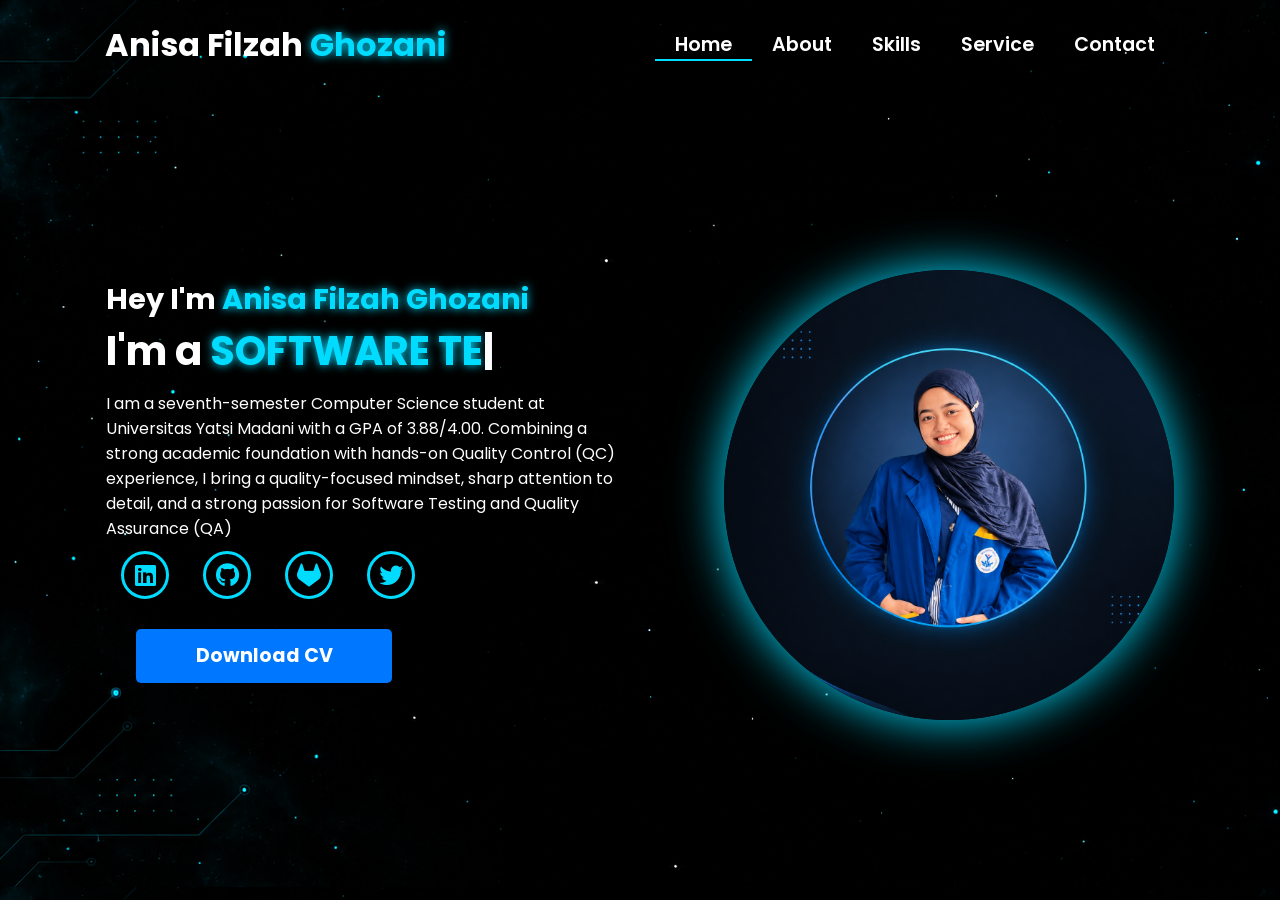
<file: index.html>
<!DOCTYPE html>
<html lang="en">

<head>

    <!-- Pengaturan karakter encoding untuk mendukung semua karakter Unicode -->
    <meta charset="UTF-8">

    <!-- Pengaturan viewport untuk responsivitas pada perangkat mobile -->
    <meta name="viewport" content="width=device-width, initial-scale=1.0">

    <!-- 
      Import Font Awesome untuk ikon sosial media dan navigasi
      Versi 6.5.1 dipilih untuk fitur dan ikon terbaru 
    -->
    <link rel="stylesheet" href="https://cdnjs.cloudflare.com/ajax/libs/font-awesome/6.5.1/css/all.min.css">

    <!-- 
      Import AOS (Animate On Scroll) library
      Digunakan untuk membuat animasi scroll yang menarik 
    -->
    <link rel="stylesheet" href="https://unpkg.com/aos@next/dist/aos.css" />

    <!-- Import file CSS custom untuk styling tambahan -->
    <link rel="stylesheet" href="css/style.css">
    <title>Portfolio Website</title>
</head>

<body>

    <!-- 
      Navigation Section
      - Menggunakan sistem grid untuk layout
      - Includes logo dan menu navigasi
      - Responsive dengan hamburger menu untuk mobile 
    -->
    <nav>
        <div class="nav-container">

            <!-- 
              Logo dengan animasi zoom-in
              data-aos-duration: 1500ms untuk animasi yang smooth 
            -->
            <div class="logo" data-aos="zoom-in" data-aos-duration="1500">
                Anisa Filzah <span>Ghozani</span>
            </div>

            <!-- 
              Navigation Links
              - Menggunakan fade-up animation dengan delays bertingkat
              - Active class untuk halaman yang sedang aktif 
            -->
            <div class="links">
                <div class="link active" data-aos="fade-up" data-aos-duration="1500" data-aos-delay="100"><a
                        href="index.html">Home</a></div>
                <div class="link" data-aos="fade-up" data-aos-duration="1500" data-aos-delay="200"><a
                        href="about.html">About</a></div>
                <div class="link" data-aos="fade-up" data-aos-duration="1500" data-aos-delay="300"><a
                        href="skill.html">Skills</a></div>
                <div class="link" data-aos="fade-up" data-aos-duration="1500" data-aos-delay="400"><a
                        href="service.html">Service</a></div>
                <div class="link" data-aos="fade-up" data-aos-duration="1500" data-aos-delay="500"><a
                        href="contact.html">Contact</a></div>
            </div>
        </div>

        <!-- 
          Hamburger Menu Icon
          - Muncul pada tampilan mobile
          - Menggunakan Font Awesome icon
          - onClick handler untuk membuka menu 
        -->
        <i class="fa-solid fa-bars hamburg" onclick="hamburg()"></i>

        <!-- 
          Dropdown Menu untuk Mobile
          - Berisi link navigasi yang sama
          - Muncul ketika hamburger menu diklik
          - Includes tombol close (x) 
        -->
        <div class="dropdown">
            <div class="links">
                <a href="index.html">Home</a>
                <a href="about.html">About</a>
                <a href="skill.html">Skills</a>
                <a href="service.html">Service</a>
                <a href="contact.html">Contact</a>
                <i class="fa-solid fa-xmark cancel" onclick="cancel()"></i>
            </div>
        </div>
    </nav>

    <!-- 
      Main Content Section
      - Menggunakan grid untuk layout dua kolom
      - Includes teks intro dan gambar profil 
    -->
    <section>
        <div class="main-container">
            <!-- 
              Content Container
              - Berisi heading, typewriter effect, dan social links
              - Setiap elemen memiliki animasi AOS yang berbeda 
            -->
            <div class="content">
                <!-- Heading dengan fade-left animation -->
                <h1 data-aos="fade-left" data-aos-duration="1500" data-aos-delay="700">Hey I'm <span>Anisa Filzah Ghozani</span>
                </h1>

                <!-- 
                  Typewriter Effect
                  - Menggunakan JavaScript untuk animasi ketik
                  - Fade-right animation untuk container 
                -->
                <div data-aos="fade-right" data-aos-duration="1500" data-aos-delay="900" class="typewriter">I'm a <span
                        class="typewriter-text"></span><label for="">|</label></div>

                <!-- Paragraf deskripsi dengan flip-down animation -->
                <p data-aos="flip-down" data-aos-duration="1500" data-aos-delay="1100">I am a seventh-semester Computer Science student at Universitas Yatsi Madani with a GPA of 3.88/4.00.
                   Combining a strong academic foundation with hands-on Quality Control (QC) experience, I bring a quality-focused mindset, sharp attention to detail, and a strong passion for Software Testing and Quality Assurance (QA)</p>

                <!-- 
                  Social Media Links
                  - Menggunakan Font Awesome icons
                  - Fade-up animation dengan delays bertingkat 
                -->
                <div class="social-links">
                        <a href="https://www.linkedin.com/in/anisa-filzah-ghozani-2b8b23443?utm_source=share_via&amp;utm_content=profile&amp;utm_medium=member_ios" target="_blank" rel="noopener noreferrer" aria-label="LinkedIn profile" data-aos="fade-up" data-aos-duration="1500" data-aos-delay="1300"><i
                            class="fa-brands fa-linkedin"></i></a>
                        <a href="https://github.com/flzh29" target="_blank" rel="noopener noreferrer" aria-label="GitHub profile" data-aos="fade-up" data-aos-duration="1500" data-aos-delay="1400"><i
                            class="fa-brands fa-github"></i></a>
                        <a href="https://gitlab.com/flzh29" target="_blank" rel="noopener noreferrer" aria-label="GitLab profile" data-aos="fade-up" data-aos-duration="1500" data-aos-delay="1500"><i
                          class="fa-brands fa-gitlab"></i></a>
                    <a href="#" data-aos="fade-up" data-aos-duration="1500" data-aos-delay="1600"><i
                            class="fa-brands fa-twitter"></i></a>
                </div>

                <!-- 
                  Download CV Button
                  - Zoom-out animation dengan delay terpanjang
                  - Styling didefinisikan di CSS 
                -->
                <div class="btn" data-aos="zoom-out" data-aos-duration="1500" data-aos-delay="1800">
                  <a class="download-cv" href="https://drive.google.com/file/d/1Xe1dtqCN5auxy1lAh1PuDxZb6aESgtwk/view?usp=sharing" target="_blank" rel="noopener noreferrer">Download CV</a>
                </div>
            </div>

            <!-- 
              Image Container
              - Menggunakan zoom-in animation
              - Durasi lebih panjang (3000ms) untuk efek dramatic 
            -->
            <div class="image" data-aos="zoom-in" data-aos-duration="3000">
                <img src="img/anisa.png" alt="">
            </div>
        </div>
    </section>

    <!-- 
      Script Imports
      - AOS library untuk animasi
      - Custom JavaScript untuk fungsionalitas tambahan 
    -->
    <script src="https://unpkg.com/aos@next/dist/aos.js"></script>
    <script>
        // Inisialisasi AOS dengan offset 0 untuk trigger tepat waktu
        AOS.init({ offset: 0, });
    </script>
    <script src="./js/script.js"></script>
</body>

</html>
</file>
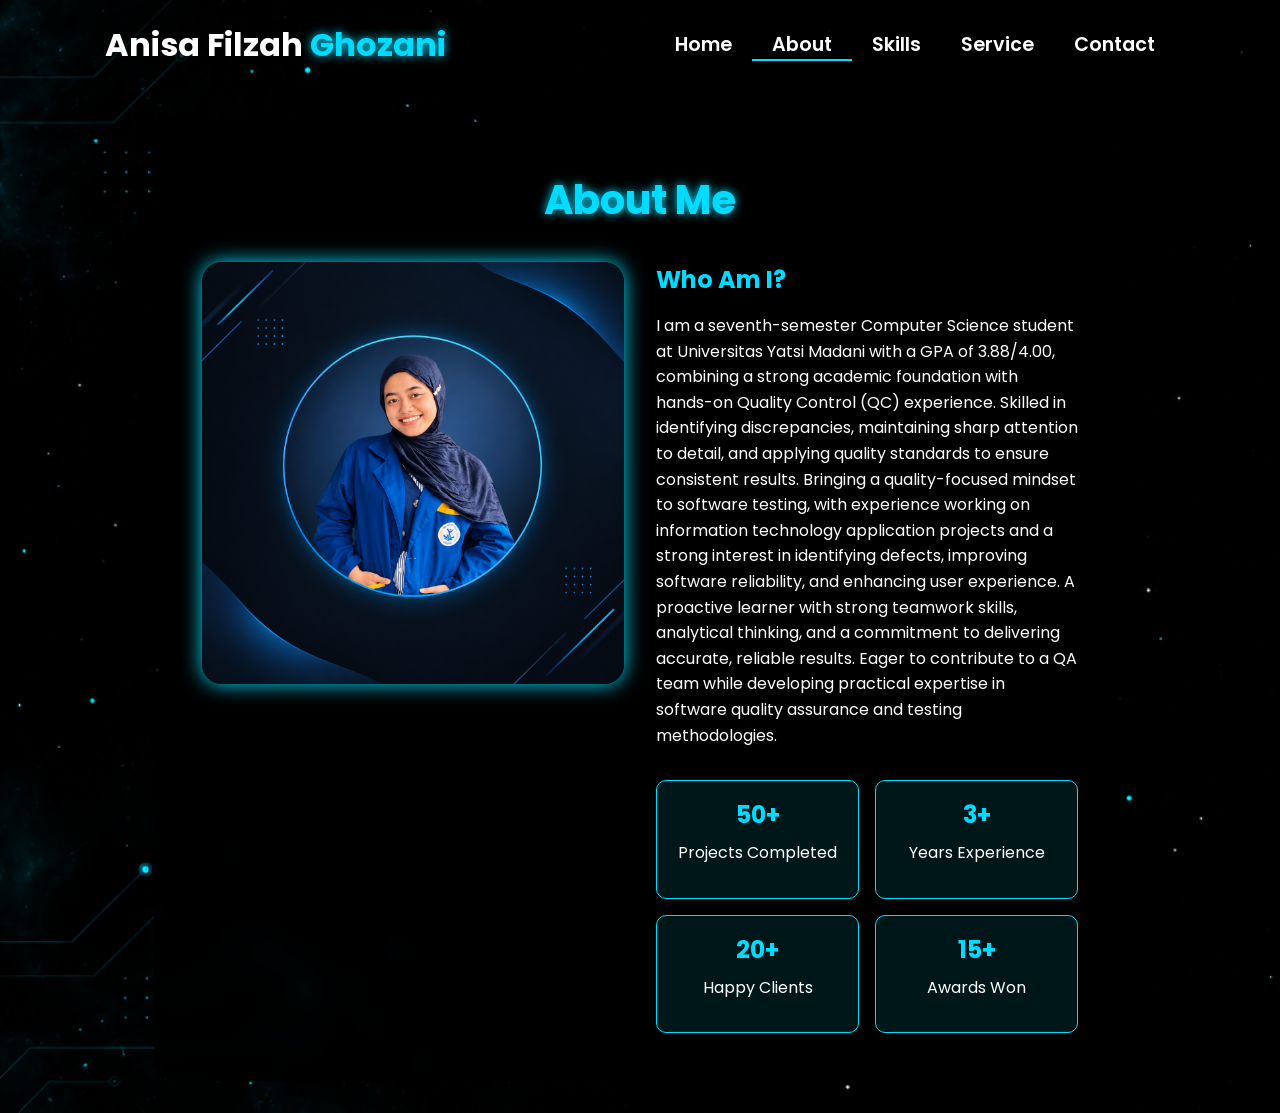
<file: about.html>
<!DOCTYPE html>
<html lang="en">

<head>
    <meta charset="UTF-8">
    <meta name="viewport" content="width=device-width, initial-scale=1.0">

    <!-- Link ke Font Awesome untuk ikon -->
    <link rel="stylesheet" href="https://cdnjs.cloudflare.com/ajax/libs/font-awesome/6.5.1/css/all.min.css">

    <!-- Link ke library animasi AOS -->
    <link rel="stylesheet" href="https://unpkg.com/aos@next/dist/aos.css" />

    <!-- CSS internal untuk styling halaman -->
    <style>
        /* 
          Import Google Font Poppins
          Font weight yang diimport: 100, 200, 300, 400, 500, 600 
        */
        @import url("https://fonts.googleapis.com/css2?family=Poppins:wght@100;200;300;400;500;600&display=swap");

        /* Reset CSS dan pengaturan default */
        * {
            padding: 0;
            margin: 0;
            font-family: "Poppins", sans-serif;
            box-sizing: border-box;
        }

        /* 
          Styling untuk body
          - Menggunakan background image
          - Cover seluruh viewport
          - Mencegah horizontal scroll
        */
        body {
            width: 100%;
            min-height: 100vh;
            background-image: url("./img/background.png");
            background-size: cover;
            overflow-x: hidden;
            position: relative;
        }

        /* 
          Navbar styling
          - Fixed height 10vh
          - Posisi relative untuk positioning yang tepat
          - z-index tinggi agar selalu di atas konten lain
        */
        nav {
            width: 100%;
            height: 10vh;
            position: sticky;
            position: relative;
            /* Ubah dari sticky ke relative */
            z-index: 1000;
            /* Tambahkan z-index tinggi untuk nav */
        }

        /* Container untuk konten navbar */
        .nav-container {
            width: 100%;
            height: 100%;
            display: flex;
            justify-content: space-around;
            align-items: center;
        }

        /* 
          Logo styling
          - Warna putih dengan ukuran 2rem
          - Text shadow untuk efek glow pada span 
        */
        .logo {
            color: white;
            font-size: 2rem;
            font-weight: bold;
        }

        .logo span {
            color: rgb(0, 220, 255);
            text-shadow: 0 0 10px rgb(0, 220, 255);
        }

        /* 
          Hamburger dan Cancel button styling
          - Hanya muncul di mobile view
          - Posisi absolute di kanan atas
        */
        .hamburg,
        .cancel {
            cursor: pointer;
            position: absolute;
            right: 15px;
            top: 10px;
            color: white;
            display: none;
            font-size: clamp(2.5rem, 0.5rem + 5vw, 3rem);
        }

        /* 
          Navigation links container
          - Flex layout untuk alignment horizontal
        */
        .nav-container .links {
            display: flex;
        }

        /* 
          Individual navigation links
          - Spacing dan styling untuk tiap link
          - Hover effect dengan border bottom
        */
        .nav-container .links a {
            font-size: 1.2rem;
            color: white;
            margin: 0 20px;
            text-decoration: none;
            font-weight: 550;
            transition: 0.3s linear;
        }

        .nav-container .links a:hover {
            color: rgb(0, 220, 255);
            border-bottom: 2px solid rgb(0, 220, 255);
        }

        /* Styling untuk link aktif */
        .nav-container .links .active {
            color: rgb(0, 220, 255);
            border-bottom: 2px solid rgb(0, 220, 255);
        }

        /* 
          Dropdown menu untuk mobile view
          - Fixed positioning dengan transform untuk animasi
          - Backdrop filter untuk efek blur
        */
        .dropdown {
            z-index: 1000;
            position: fixed;
            top: 0;
            left: 0;
            right: 0;
            transform: translateY(-500px);
            width: 100%;
            height: auto;
            backdrop-filter: blur(4px) brightness(40%);
            box-shadow: 0 0 20px black;
            transition: 0.2s linear;
        }

        .dropdown .links a {
            display: flex;
            color: white;
            text-decoration: none;
            padding: 15px 0;
            justify-content: center;
            align-items: center;
            transition: 0.2s linear;
        }

        .dropdown .links a:hover {
            background-color: rgb(0, 220, 255);
        }

        /* About Section Styles */
        .about-container {
            width: 100%;
            min-height: 90vh;
            display: flex;
            justify-content: center;
            align-items: center;
            padding: 2rem;
            position: relative;
            z-index: 1;
        }

        .about-content {
            width: 80%;
            max-width: 1200px;
            background: rgba(0, 0, 0, 0.7);
            backdrop-filter: blur(10px);
            border-radius: 20px;
            padding: 3rem;
            color: white;
            /* box-shadow: 0 0 30px rgba(0, 220, 255, 0.3); */
        }

        .about-header {
            text-align: center;
            margin-bottom: 2rem;
        }

        .about-header h1 {
            font-size: 2.5rem;
            color: rgb(0, 220, 255);
            text-shadow: 0 0 10px rgb(0, 220, 255);
            margin-bottom: 1rem;
        }

        .about-grid {
            display: grid;
            grid-template-columns: 1fr 1fr;
            gap: 2rem;
        }

        .about-image {
            width: 100%;
            aspect-ratio: 1;
            border-radius: 20px;
            overflow: hidden;
            box-shadow: 0 0 20px rgb(0, 220, 255);
        }

        .about-image img {
            width: 100%;
            height: 100%;
            object-fit: cover;
        }

        .about-text h2 {
            color: rgb(0, 220, 255);
            margin-bottom: 1rem;
        }

        .about-text p {
            line-height: 1.6;
            margin-bottom: 1rem;
        }

        .stats {
            display: grid;
            grid-template-columns: repeat(2, 1fr);
            gap: 1rem;
            margin-top: 2rem;
        }

        .stat-item {
            background: rgba(0, 220, 255, 0.1);
            padding: 1rem;
            border-radius: 10px;
            text-align: center;
            border: 1px solid rgb(0, 220, 255);
            cursor: pointer;
        }

        .stat-item h3 {
            color: rgb(0, 220, 255);
            font-size: 1.5rem;
            margin-bottom: 0.5rem;
        }

        .content-grid {
            display: grid;
            grid-template-columns: repeat(auto-fit, minmax(280px, 1fr));
            gap: 2rem;
            padding: 2rem 0;
        }

        .content-card {
            background: rgba(0, 220, 255, 0.1);
            border-radius: 15px;
            overflow: hidden;
            transition: all 0.3s ease;
            cursor: pointer;
        }

        .content-card:hover {
            transform: translateY(-5px);
            box-shadow: 0 5px 15px rgba(0, 220, 255, 0.3);
        }

        .card-image {
            width: 100%;
            height: 200px;
            overflow: hidden;
        }

        .card-image img {
            width: 100%;
            height: 100%;
            object-fit: cover;
        }

        .card-info {
            padding: 1.5rem;
        }

        .card-info h3 {
            color: rgb(0, 220, 255);
            margin-bottom: 0.5rem;
        }

        .card-info p {
            font-size: 0.9rem;
            margin-bottom: 1rem;
        }

        .card-info .technologies {
            display: flex;
            flex-wrap: wrap;
            gap: 0.5rem;
            margin-top: 1rem;
        }

        .technology-tag {
            background: rgba(0, 220, 255, 0.2);
            padding: 0.3rem 0.8rem;
            border-radius: 15px;
            font-size: 0.8rem;
            color: rgb(0, 220, 255);
        }

        .back-button {
            display: inline-block;
            padding: 0.8rem 1.5rem;
            background: rgb(0, 220, 255);
            color: white;
            border-radius: 5px;
            text-decoration: none;
            margin-bottom: 2rem;
            transition: all 0.3s ease;
        }

        .back-button:hover {
            background: rgb(0, 160, 230);
            transform: translateY(-2px);
        }

        .award-icon {
            font-size: 2rem;
            color: rgb(0, 220, 255);
            margin-bottom: 1rem;
        }

        .client-testimonial {
            font-style: italic;
            margin-top: 1rem;
            padding: 1rem;
            background: rgba(0, 220, 255, 0.05);
            border-radius: 10px;
        }



        @media (max-width: 884px) {
            .about-grid {
                grid-template-columns: 1fr;
            }

            nav .logo {
                position: absolute;
                top: 16px;
                left: 15px;
                font-size: 1.5rem;
            }

            .nav-container .links {
                display: none;
            }

            .hamburg,
            .cancel {
                display: block;
            }
        }

        @media (max-width: 440px) {
            .about-container {
                padding: 1rem;
            }

            .about-content {
                width: 95%;
                /* Memperbesar width untuk layar kecil */
                padding: 1.5rem;
            }

            .about-header h1 {
                font-size: 1.8rem;
                /* Mengurangi ukuran judul */
            }

            .about-text h2 {
                font-size: 1.4rem;
                /* Mengurangi ukuran sub-judul */
            }

            .about-text p {
                font-size: 0.9rem;
                /* Mengurangi ukuran teks */
                line-height: 1.4;
            }

            .about-image {
                width: 100%;
                max-height: 250px;
                /* Membatasi tinggi gambar */
            }

            .stats {
                grid-template-columns: repeat(2, 1fr);
                /* Tetap 2 kolom tapi lebih kecil */
                gap: 0.8rem;
            }

            .stat-item {
                padding: 0.8rem;
            }

            .stat-item h3 {
                font-size: 1.2rem;
                /* Mengurangi ukuran angka statistik */
            }

            .stat-item p {
                font-size: 0.8rem;
                /* Mengurangi ukuran teks statistik */
            }

            /* Menyesuaikan padding untuk link statistik */
            .stat-item a {
                padding: 0.5rem;
                display: block;
            }
        }
    </style>
    <title>About - Portfolio Website</title>
</head>

<body>

    <!-- Navigasi -->
    <nav>
        <div class="nav-container">
            <div class="logo" data-aos="zoom-in" data-aos-duration="1500">
                Anisa Filzah <span>Ghozani</span>
            </div>
            <div class="links">
                <div class="link" data-aos="fade-up" data-aos-duration="1500" data-aos-delay="100"><a
                        href="index.html">Home</a></div>
                <div class="link active" data-aos="fade-up" data-aos-duration="1500" data-aos-delay="200"><a
                        href="about.html">About</a></div>
                <div class="link" data-aos="fade-up" data-aos-duration="1500" data-aos-delay="300"><a
                        href="skill.html">Skills</a></div>
                <div class="link" data-aos="fade-up" data-aos-duration="1500" data-aos-delay="400"><a
                        href="service.html">Service</a></div>
                <div class="link" data-aos="fade-up" data-aos-duration="1500" data-aos-delay="500"><a
                        href="contact.html">Contact</a></div>
            </div>
        </div>
        <i class="fa-solid fa-bars hamburg" onclick="hamburg()"></i>
        <div class="dropdown">
            <div class="links">
                <a href="index.html">Home</a>
                <a href="about.html">About</a>
                <a href="skill.html">Skills</a>
                <a href="service.html">Service</a>
                <a href="contact.html">Contact</a>
                <i class="fa-solid fa-xmark cancel" onclick="cancel()"></i>
            </div>
        </div>
    </nav>

    <!-- Konten utama halaman About -->
    <div class="about-container">
        <div class="about-content" id="aboutContent">
            <!-- Bagian header -->
            <div class="about-header" data-aos="fade-down" data-aos-duration="1500">
                <h1>About Me</h1>
            </div>

            <!-- Grid untuk gambar dan teks deskripsi -->
            <div class="about-grid">
                <div class="about-image" data-aos="fade-right" data-aos-duration="1500">
                    <img src="img/anisa.png" alt="About Image">
                </div>
                <div class="about-text" data-aos="fade-left" data-aos-duration="1500">
                    <h2>Who Am I?</h2>
                    <p>I am a seventh-semester Computer Science student at Universitas Yatsi Madani with a GPA of 3.88/4.00,
                         combining a strong academic foundation with hands-on Quality Control (QC) experience.
                          Skilled in identifying discrepancies, maintaining sharp attention to detail, and applying quality standards to ensure consistent results.
                           Bringing a quality-focused mindset to software testing, with experience working on information technology application projects and a strong interest in identifying defects,
                            improving software reliability, and enhancing user experience. A proactive learner with strong teamwork skills, analytical thinking, and a commitment to delivering accurate, reliable results.
                             Eager to contribute to a QA team while developing practical expertise in software quality assurance and testing methodologies.</p>
                    <p></p>

                    <div class="stats">
                        <div class="stat-item" data-aos="zoom-in" data-aos-duration="1500" data-aos-delay="200"
                            onclick="showProjects()">
                            <h3>50+</h3>
                            <p>Projects Completed</p>
                        </div>
                        <div class="stat-item" data-aos="zoom-in" data-aos-duration="1500" data-aos-delay="400"
                            onclick="showExperience()">
                            <h3>3+</h3>
                            <p>Years Experience</p>
                        </div>
                        <div class="stat-item" data-aos="zoom-in" data-aos-duration="1500" data-aos-delay="600"
                            onclick="showClients()">
                            <h3>20+</h3>
                            <p>Happy Clients</p>
                        </div>
                        <div class="stat-item" data-aos="zoom-in" data-aos-duration="1500" data-aos-delay="800"
                            onclick="showAwards()">
                            <h3>15+</h3>
                            <p>Awards Won</p>
                        </div>
                    </div>
                </div>
            </div>
        </div>

        <!-- Link ke library animasi AOS -->
        <script src="https://unpkg.com/aos@next/dist/aos.js"></script>

        <!-- JavaScript untuk interaksi dan animasi halaman -->
        <script>

            // Inisialisasi library AOS
            AOS.init({ offset: 0 });

            // Fungsi untuk menampilkan menu hamburger
            function hamburg() {
                const navbar = document.querySelector(".dropdown")
                navbar.style.transform = "translateY(0px)"
            }

            // Fungsi untuk menyembunyikan menu hamburger
            function cancel() {
                const navbar = document.querySelector(".dropdown")
                navbar.style.transform = "translateY(-500px)"
            }

            // Fungsi untuk menampilkan daftar Project
            function showProjects() {
                const aboutContent = document.getElementById('aboutContent');
                aboutContent.innerHTML = `
                <a href="about.html" class="back-button" onclick="restoreInitialContent()">
                    <i class="fas fa-arrow-left"></i> Back
                </a>
                <div class="about-header" data-aos="fade-down" data-aos-duration="1500">
                    <h1>My Projects</h1>
                </div>
                <div class="content-grid">
                    ${generateProjectCards()}
                </div>
            `;
                AOS.refresh();
            }

            // Fungsi untuk menampilkan daftar Experience
            function showExperience() {
                const aboutContent = document.getElementById('aboutContent');
                aboutContent.innerHTML = `
                <a href="about.html" class="back-button" onclick="restoreInitialContent()">
                    <i class="fas fa-arrow-left"></i> Back
                </a>
                <div class="about-header" data-aos="fade-down" data-aos-duration="1500">
                    <h1>My Experience</h1>
                </div>
                <div class="content-grid">
                    ${generateExperienceCards()}
                </div>
            `;
                AOS.refresh();
            }

            // Fungsi untuk menampilkan daftar Clients
            function showClients() {
                const aboutContent = document.getElementById('aboutContent');
                aboutContent.innerHTML = `
                <a href="about.html" class="back-button" onclick="restoreInitialContent()">
                    <i class="fas fa-arrow-left"></i> Back
                </a>
                <div class="about-header" data-aos="fade-down" data-aos-duration="1500">
                    <h1>Client Success Stories</h1>
                </div>
                <div class="content-grid">
                    ${generateClientCards()}
                </div>
            `;
                AOS.refresh();
            }

            // Fungsi untuk menampilkan daftar Awards
            function showAwards() {
                const aboutContent = document.getElementById('aboutContent');
                aboutContent.innerHTML = `
                <a href="about.html" class="back-button" onclick="restoreInitialContent()">
                    <i class="fas fa-arrow-left"></i> Back
                </a>
                <div class="about-header" data-aos="fade-down" data-aos-duration="1500">
                    <h1>Awards & Recognition</h1>
                </div>
                <div class="content-grid">
                    ${generateAwardCards()}
                </div>
            `;
                AOS.refresh();
            }

            // Fungsi pembantu untuk menghasilkan kartu project
            function generateProjectCards() {
                const projects = [
                    {
                        title: "E-Commerce Platform",
                        image: "img/anisa.png",
                        description: "A full-stack e-commerce solution with payment integration",
                        technologies: ["React", "Node.js", "MongoDB"]
                    },
                    {
                        title: "Portfolio Website",
                        image: "img/anisa.png",
                        description: "Responsive portfolio website with modern animations",
                        technologies: ["HTML", "CSS", "JavaScript"]
                    },
                    {
                        title: "Task Management App",
                        image: "img/anisa.png",
                        description: "Mobile-first task management application",
                        technologies: ["Vue.js", "Firebase"]
                    }
                    // Add more projects as needed
                ];

                return projects.map(project => `
                <div class="content-card" data-aos="fade-up">
                    <div class="card-image">
                        <img src="${project.image}" alt="${project.title}">
                    </div>
                    <div class="card-info">
                        <h3>${project.title}</h3>
                        <p>${project.description}</p>
                        <div class="technologies">
                            ${project.technologies.map(tech => `
                                <span class="technology-tag">${tech}</span>
                            `).join('')}
                        </div>
                    </div>
                </div>
            `).join('');
            }

            // Fungsi pembantu untuk menghasilkan kartu experience
            function generateExperienceCards() {
                const experiences = [
                    {
                        title: "Senior Web Developer",
                        company: "Tech Solutions Inc.",
                        period: "2021 - Present",
                        description: "Leading frontend development team and implementing modern web solutions"
                    },
                    {
                        title: "Frontend Developer",
                        company: "Digital Agency",
                        period: "2019 - 2021",
                        description: "Developed responsive websites and web applications"
                    }
                    // Add more experiences as needed
                ];

                return experiences.map(exp => `
                <div class="content-card" data-aos="fade-up">
                    <div class="card-info">
                        <h3>${exp.title}</h3>
                        <h4>${exp.company}</h4>
                        <p class="period">${exp.period}</p>
                        <p>${exp.description}</p>
                    </div>
                </div>
            `).join('');
            }

            // Fungsi pembantu untuk menghasilkan kartu client
            function generateClientCards() {
                const clients = [
                    {
                        name: "Ell Udin",
                        company: "Innovation Corp",
                        image: "img/anisa.png",
                        testimonial: "Outstanding work on our company website redesign!"
                    },
                    {
                        name: "Ell Ucup",
                        company: "Tech Startup",
                        image: "img/anisa.png",
                        testimonial: "Delivered our app ahead of schedule with excellent quality"
                    }
                    // Add more clients as needed
                ];

                return clients.map(client => `
                <div class="content-card" data-aos="fade-up">
                    <div class="card-image">
                        <img src="${client.image}" alt="${client.name}">
                    </div>
                    <div class="card-info">
                        <h3>${client.name}</h3>
                        <h4>${client.company}</h4>
                        <p class="client-testimonial">"${client.testimonial}"</p>
                    </div>
                </div>
            `).join('');
            }

            // Fungsi pembantu untuk menghasilkan kartu award
            function generateAwardCards() {
                const awards = [
                    {
                        title: "Best Web Design",
                        organization: "Design Awards 2023",
                        description: "Recognition for exceptional web design and user experience"
                    },
                    {
                        title: "Innovation Award",
                        organization: "Tech Summit 2022",
                        description: "Awarded for innovative use of emerging technologies"
                    }
                    // Add more awards as needed
                ];

                return awards.map(award => `
                <div class="content-card" data-aos="fade-up">
                    <div class="card-info">
                        <div class="award-icon">
                            <i class="fas fa-trophy"></i>
                        </div>
                        <h3>${award.title}</h3>
                        <h4>${award.organization}</h4>
                        <p>${award.description}</p>
                    </div>
                </div>
            `).join('');
            }

            // Fungsi untuk mengembalikan konten awal
            function restoreInitialContent() {
                const aboutContent = document.getElementById('aboutContent');
                aboutContent.innerHTML = `
                <div class="about-header" data-aos="fade-down" data-aos-duration="1500">
                    <h1>About Me</h1>
                </div>
                <div class="about-grid">
                    <div class="about-image" data-aos="fade-right" data-aos-duration="1500">
                        <img src="img/anisa.png" alt="About Image">
                    </div>
                    <div class="about-text" data-aos="fade-left" data-aos-duration="1500">
                        <h2>Who Am I?</h2>
                        <p>I'm a passionate developer and designer with a keen eye for detail and a drive for creating
                            innovative digital solutions. With expertise in web development, UI/UX design, and content
                            creation, I bring ideas to life through code and creativity.</p>
                        <p>My journey in technology began with a simple curiosity and has evolved into a professional
                            pursuit of excellence in digital craftsmanship.</p>

                        <div class="stats">
                            <div class="stat-item" data-aos="zoom-in" data-aos-duration="1500" data-aos-delay="200" onclick="showProjects()">
                                <h3>50+</h3>
                                <p>Projects Completed</p>
                            </div>
                            <div class="stat-item" data-aos="zoom-in" data-aos-duration="1500" data-aos-delay="400" onclick="showExperience()">
                                <h3>3+</h3>
                                <p>Years Experience</p>
                            </div>
                            <div class="stat-item" data-aos="zoom-in" data-aos-duration="1500" data-aos-delay="600" onclick="showClients()">
                                <h3>20+</h3>
                                <p>Happy Clients</p>
                            </div>
                            <div class="stat-item" data-aos="zoom-in" data-aos-duration="1500" data-aos-delay="800" onclick="showAwards()">
                                <h3>15+</h3>
                                <p>Awards Won</p>
                            </div>
                        </div>
                    </div>
                </div>
            `;
                AOS.refresh();
            }

        </script>
</body>

</html>
</file>
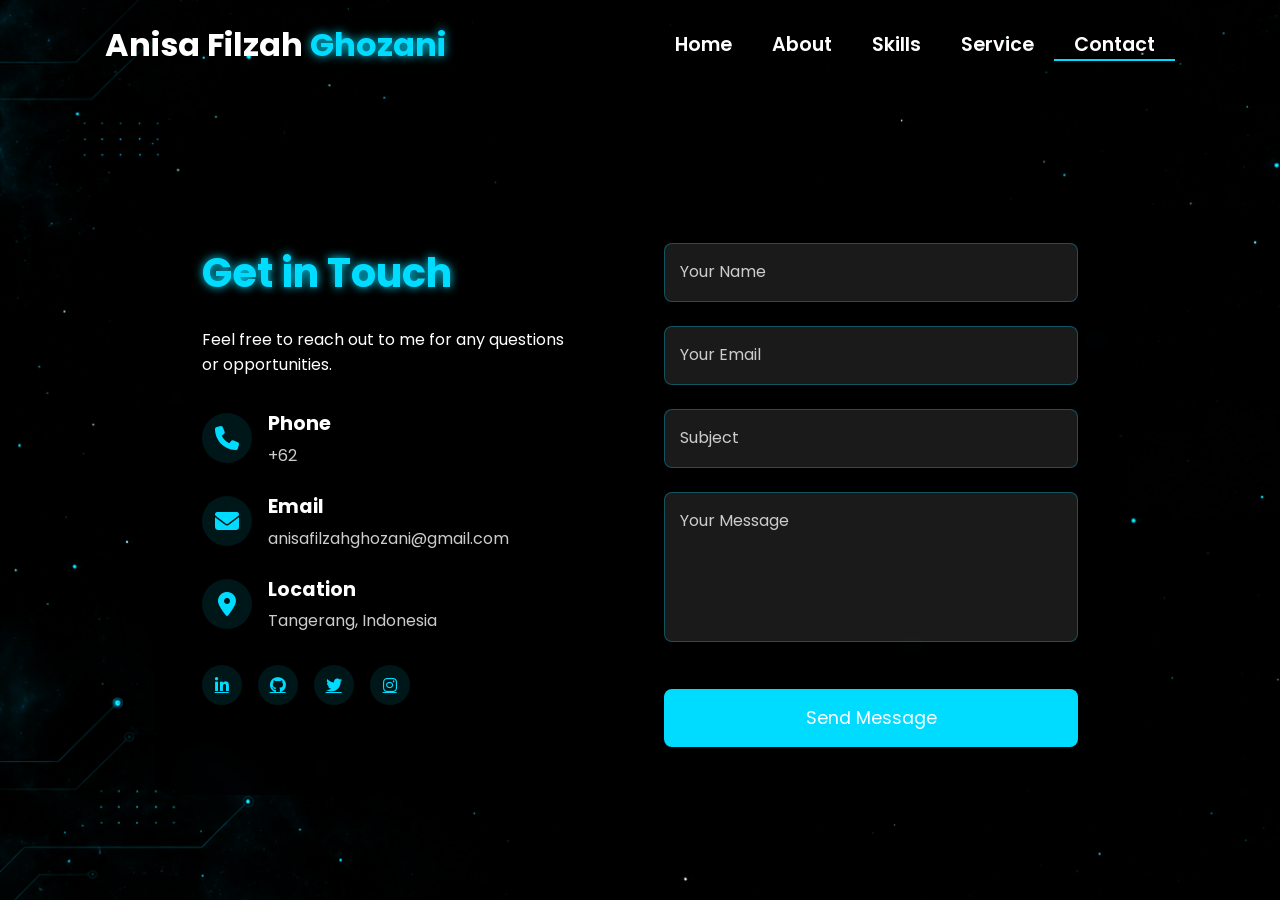
<file: contact.html>
<!DOCTYPE html>
<html lang="en">

<head>
    <meta charset="UTF-8">
    <meta name="viewport" content="width=device-width, initial-scale=1.0">
    <link rel="stylesheet" href="https://cdnjs.cloudflare.com/ajax/libs/font-awesome/6.5.1/css/all.min.css">
    <link rel="stylesheet" href="https://unpkg.com/aos@next/dist/aos.css" />
    <style>
        @import url("https://fonts.googleapis.com/css2?family=Poppins:wght@100;200;300;400;500;600&display=swap");

        * {
            padding: 0;
            margin: 0;
            font-family: "Poppins", sans-serif;
            box-sizing: border-box;
        }

        body {
            width: 100%;
            height: 100vh;
            background-image: url("./img/background.png");
            background-size: cover;
            overflow: auto;
            position: relative;
        }

        nav {
            width: 100%;
            height: 10vh;
            position: relative;
            z-index: 1000;
        }

        .nav-container {
            width: 100%;
            height: 100%;
            display: flex;
            justify-content: space-around;
            align-items: center;
        }

        .logo {
            color: white;
            font-size: 2rem;
            font-weight: bold;
        }

        .logo span {
            color: rgb(0, 220, 255);
            text-shadow: 0 0 10px rgb(0, 220, 255);
        }

        .hamburg,
        .cancel {
            cursor: pointer;
            position: absolute;
            right: 15px;
            top: 10px;
            color: white;
            display: none;
            font-size: clamp(2.5rem, 0.5rem + 5vw, 3rem);
        }

        .nav-container .links {
            display: flex;
        }

        .nav-container .links a {
            font-size: 1.2rem;
            color: white;
            margin: 0 20px;
            text-decoration: none;
            font-weight: 550;
            transition: 0.3s linear;
        }

        .nav-container .links a:hover {
            color: rgb(0, 220, 255);
            border-bottom: 2px solid rgb(0, 220, 255);
        }

        .nav-container .links .active {
            color: rgb(0, 220, 255);
            border-bottom: 2px solid rgb(0, 220, 255);
        }

        .dropdown {
            z-index: 1000;
            position: fixed;
            top: 0;
            left: 0;
            right: 0;
            transform: translateY(-500px);
            width: 100%;
            height: auto;
            backdrop-filter: blur(4px) brightness(40%);
            box-shadow: 0 0 20px black;
            transition: 0.2s linear;
        }

        .dropdown .links a {
            display: flex;
            color: white;
            text-decoration: none;
            padding: 15px 0;
            justify-content: center;
            align-items: center;
            transition: 0.2s linear;
        }

        .dropdown .links a:hover {
            background-color: rgb(0, 220, 255);
        }

        /* Contact Section Styles */
        .contact-container {
            width: 100%;
            min-height: 90vh;
            display: flex;
            justify-content: center;
            align-items: center;
            padding: 2rem;
        }

        .contact-content {
            width: 80%;
            max-width: 1200px;
            background: rgba(0, 0, 0, 0.7);
            backdrop-filter: blur(10px);
            border-radius: 20px;
            padding: 3rem;
            color: white;
            display: grid;
            grid-template-columns: 1fr 1fr;
            gap: 3rem;
        }

        .contact-info {
            padding-right: 2rem;
        }

        .contact-header h1 {
            font-size: 2.5rem;
            color: rgb(0, 220, 255);
            text-shadow: 0 0 10px rgb(0, 220, 255);
            margin-bottom: 1.5rem;
        }

        .contact-details {
            margin-top: 2rem;
        }

        .contact-item {
            display: flex;
            align-items: center;
            margin-bottom: 1.5rem;
        }

        .contact-icon {
            width: 50px;
            height: 50px;
            background: rgba(0, 220, 255, 0.1);
            border-radius: 50%;
            display: flex;
            justify-content: center;
            align-items: center;
            margin-right: 1rem;
        }

        .contact-icon i {
            font-size: 1.5rem;
            color: rgb(0, 220, 255);
        }

        .contact-text h3 {
            font-size: 1.2rem;
            margin-bottom: 0.3rem;
        }

        .contact-text p {
            color: #cccccc;
        }

        .contact-form form {
            display: flex;
            flex-direction: column;
            gap: 1.5rem;
        }

        .form-group {
            position: relative;
        }

        .form-group input,
        .form-group textarea {
            width: 100%;
            padding: 1rem;
            background: rgba(255, 255, 255, 0.1);
            border: 1px solid rgba(0, 220, 255, 0.3);
            border-radius: 8px;
            color: white;
            font-size: 1rem;
            transition: all 0.3s ease;
        }

        .form-group textarea {
            height: 150px;
            resize: none;
        }

        .form-group input:focus,
        .form-group textarea:focus {
            outline: none;
            border-color: rgb(0, 220, 255);
            box-shadow: 0 0 10px rgba(0, 220, 255, 0.3);
        }

        .form-group label {
            position: absolute;
            left: 1rem;
            top: 1rem;
            color: #cccccc;
            transition: all 0.3s ease;
            pointer-events: none;
        }

        .form-group input:focus~label,
        .form-group input:valid~label,
        .form-group textarea:focus~label,
        .form-group textarea:valid~label {
            top: -0.5rem;
            left: 0.8rem;
            font-size: 0.8rem;
            padding: 0 0.5rem;
            background: rgba(0, 0, 0, 0.7);
            color: rgb(0, 220, 255);
        }

        .submit-btn {
            padding: 1rem 2rem;
            background: rgb(0, 220, 255);
            border: none;
            border-radius: 8px;
            color: white;
            font-size: 1.1rem;
            cursor: pointer;
            transition: all 0.3s ease;
            margin-top: 1rem;
        }

        .submit-btn:hover {
            background: transparent;
            box-shadow: 0 0 20px rgba(0, 220, 255, 0.5);
            border: 2px solid rgb(0, 220, 255);
        }

        .social-links {
            margin-top: 2rem;
            display: flex;
            gap: 1rem;
        }

        .social-links a {
            width: 40px;
            height: 40px;
            background: rgba(0, 220, 255, 0.1);
            border-radius: 50%;
            display: flex;
            justify-content: center;
            align-items: center;
            color: rgb(0, 220, 255);
            transition: all 0.3s ease;
        }

        .social-links a:hover {
            background: rgb(0, 220, 255);
            color: white;
            transform: translateY(-5px);
            box-shadow: 0 0 15px rgba(0, 220, 255, 0.5);
        }

        @media (max-height: 800px) {
            body {
                height: auto;
                min-height: 100vh;
            }

            .contact-container {
                height: auto;
                min-height: 90vh;
            }
        }

        @media (max-width: 884px) {
            nav .logo {
                position: absolute;
                top: 16px;
                left: 15px;
                font-size: 1.5rem;
            }

            .nav-container .links {
                display: none;
            }

            .hamburg,
            .cancel {
                display: block;
            }

            .contact-content {
                grid-template-columns: 1fr;
                gap: 2rem;
            }

            .contact-info {
                padding-right: 0;
            }
        }

        @media (max-width: 640px) {
            .contact-container {
                padding: 1rem;
            }

            .contact-content {
                width: 95%;
                padding: 1.5rem;
            }

            .contact-header h1 {
                font-size: 2rem;
            }

            .contact-item {
                flex-direction: column;
                text-align: center;
            }

            .contact-icon {
                margin-right: 0;
                margin-bottom: 1rem;
            }
        }
    </style>
    <title>Contact - Portfolio Website</title>
</head>

<body>
    <nav>
        <div class="nav-container">
            <div class="logo" data-aos="zoom-in" data-aos-duration="1500">
                Anisa Filzah <span>Ghozani</span>
            </div>
            <div class="links">
                <div class="link" data-aos="fade-up" data-aos-duration="1500" data-aos-delay="100"><a
                        href="index.html">Home</a></div>
                <div class="link" data-aos="fade-up" data-aos-duration="1500" data-aos-delay="200"><a
                        href="about.html">About</a></div>
                <div class="link" data-aos="fade-up" data-aos-duration="1500" data-aos-delay="300"><a
                        href="skill.html">Skills</a></div>
                <div class="link" data-aos="fade-up" data-aos-duration="1500" data-aos-delay="400"><a
                        href="service.html">Service</a></div>
                <div class="link active" data-aos="fade-up" data-aos-duration="1500" data-aos-delay="500"><a
                        href="contact.html">Contact</a></div>
            </div>
        </div>
        <i class="fa-solid fa-bars hamburg" onclick="hamburg()"></i>
        <div class="dropdown">
            <div class="links">
                <a href="index.html">Home</a>
                <a href="about.html">About</a>
                <a href="skill.html">Skills</a>
                <a href="service.html">Service</a>
                <a href="contact.html">Contact</a>
                <i class="fa-solid fa-xmark cancel" onclick="cancel()"></i>
            </div>
        </div>
    </nav>

    <div class="contact-container">
        <div class="contact-content">
            <div class="contact-info">
                <div class="contact-header" data-aos="fade-right" data-aos-duration="1500">
                    <h1>Get in Touch</h1>
                    <p>Feel free to reach out to me for any questions or opportunities.</p>
                </div>

                <div class="contact-details">
                    <div class="contact-item" data-aos="fade-right" data-aos-duration="1500" data-aos-delay="200">
                        <div class="contact-icon">
                            <i class="fas fa-phone"></i>
                        </div>
                        <div class="contact-text">
                            <h3>Phone</h3>
                            <p>+62</p>
                        </div>
                    </div>

                    <div class="contact-item" data-aos="fade-right" data-aos-duration="1500" data-aos-delay="400">
                        <div class="contact-icon">
                            <i class="fas fa-envelope"></i>
                        </div>
                        <div class="contact-text">
                            <h3>Email</h3>
                            <p>anisafilzahghozani@gmail.com</p>
                        </div>
                    </div>

                    <div class="contact-item" data-aos="fade-right" data-aos-duration="1500" data-aos-delay="600">
                        <div class="contact-icon">
                            <i class="fas fa-location-dot"></i>
                        </div>
                        <div class="contact-text">
                            <h3>Location</h3>
                            <p>Tangerang, Indonesia</p>
                        </div>
                    </div>
                </div>

                <div class="social-links" data-aos="fade-up" data-aos-duration="1500" data-aos-delay="800">
                    <a href="https://www.linkedin.com/in/anisa-filzah-ghozani-2b8b23443?utm_source=share_via&amp;utm_content=profile&amp;utm_medium=member_ios" target="_blank" rel="noopener noreferrer" aria-label="LinkedIn profile"><i class="fab fa-linkedin-in"></i></a>
                    <a href="https://github.com/flzh29" target="_blank" rel="noopener noreferrer" aria-label="GitHub profile"><i class="fab fa-github"></i></a>
                    <a href="#"><i class="fab fa-twitter"></i></a>
                    <a href="#"><i class="fab fa-instagram"></i></a>
                </div>
            </div>

            <div class="contact-form" data-aos="fade-left" data-aos-duration="1500" data-aos-delay="200">
                <form action="https://formspree.io/f/mwppavbk" method="POST">
                    <div class="form-group">
                        <input type="text" id="name" name="name" required>
                        <label for="name">Your Name</label>
                    </div>

                    <div class="form-group">
                        <input type="email" id="email" name="email" required>
                        <label for="email">Your Email</label>
                    </div>

                    <div class="form-group">
                        <input type="text" id="subject" name="subject" required>
                        <label for="subject">Subject</label>
                    </div>

                    <div class="form-group">
                        <textarea id="message" name="message" required></textarea>
                        <label for="message">Your Message</label>
                    </div>

                    <button type="submit" class="submit-btn">Send Message</button>
                </form>
            </div>
        </div>
    </div>

    <script src="https://unpkg.com/aos@next/dist/aos.js"></script>
    <script>
        AOS.init({ offset: 0, });
    </script>
    <script src="./js/script.js"></script>
</body>

</html>
</file>
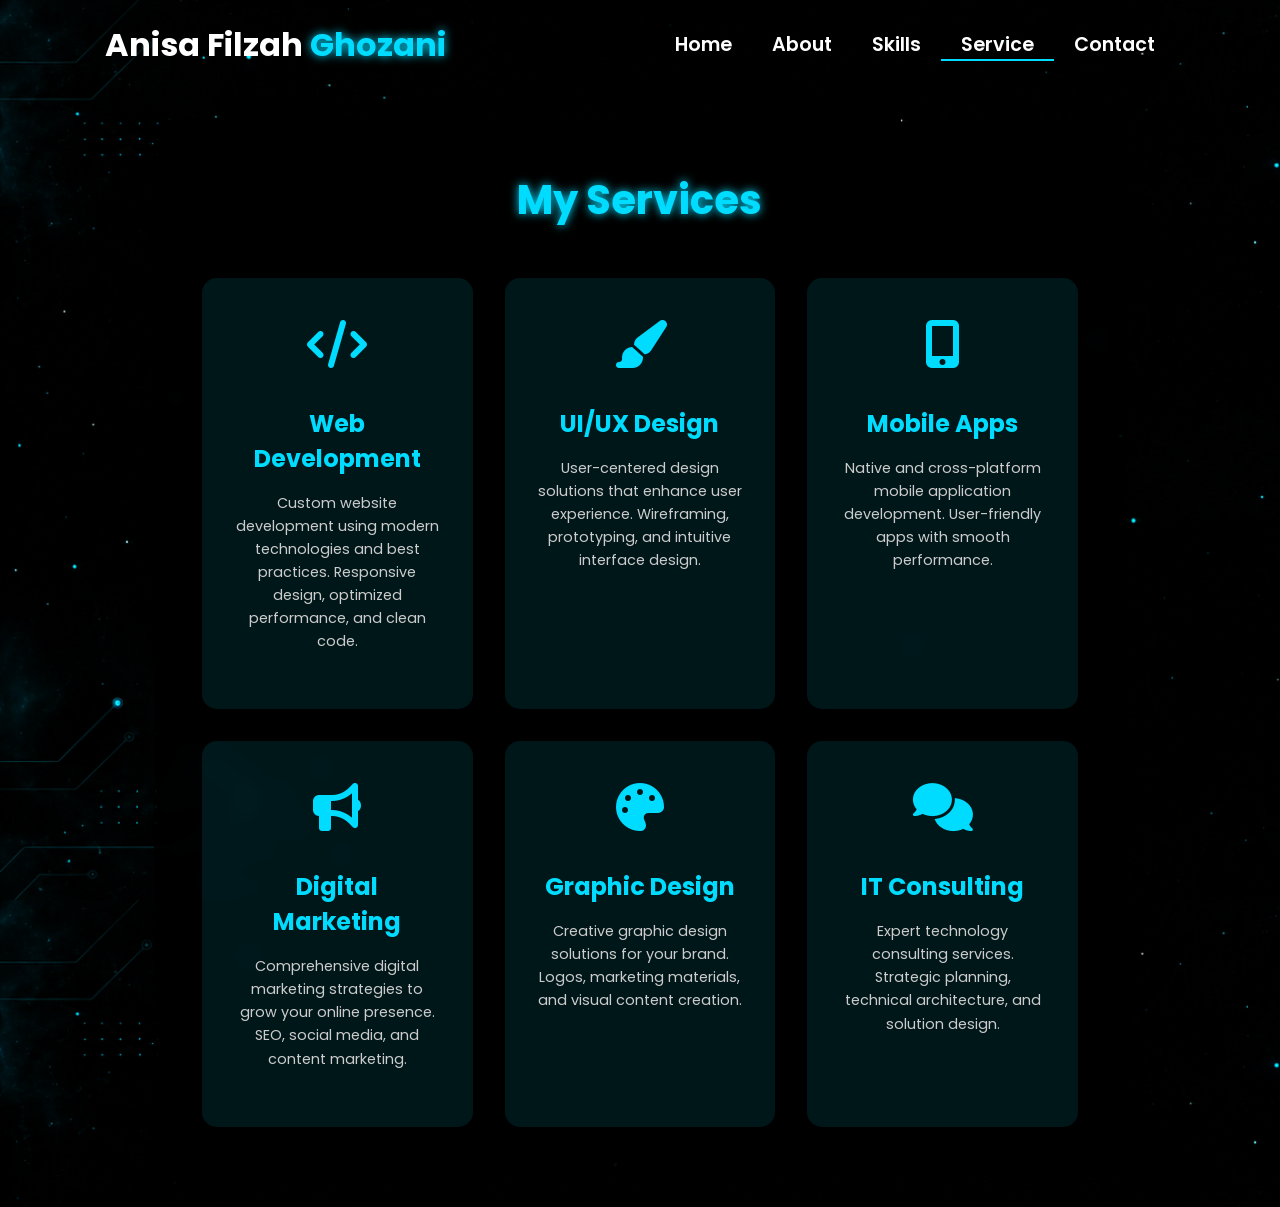
<file: service.html>
<!DOCTYPE html>
<html lang="en">
<head>
    <meta charset="UTF-8">
    <meta name="viewport" content="width=device-width, initial-scale=1.0">
    <link rel="stylesheet" href="https://cdnjs.cloudflare.com/ajax/libs/font-awesome/6.5.1/css/all.min.css">
    <link rel="stylesheet" href="https://unpkg.com/aos@next/dist/aos.css" />
    <style>
        @import url("https://fonts.googleapis.com/css2?family=Poppins:wght@100;200;300;400;500;600&display=swap");

        * {
            padding: 0;
            margin: 0;
            font-family: "Poppins", sans-serif;
            box-sizing: border-box;
        }

        body {
            width: 100%;
            height: 100vh;
            background-image: url("./img/background.png");
            background-size: cover;
            overflow: auto;
            position: relative;
        }

        nav {
            width: 100%;
            height: 10vh;
            position: relative;
            z-index: 1000;
        }

        .nav-container {
            width: 100%;
            height: 100%;
            display: flex;
            justify-content: space-around;
            align-items: center;
        }

        .logo {
            color: white;
            font-size: 2rem;
            font-weight: bold;
        }

        .logo span {
            color: rgb(0, 220, 255);
            text-shadow: 0 0 10px rgb(0, 220, 255);
        }

        .hamburg, .cancel {
            cursor: pointer;
            position: absolute;
            right: 15px;
            top: 10px;
            color: white;
            display: none;
            font-size: clamp(2.5rem, 0.5rem + 5vw, 3rem);
        }

        .nav-container .links {
            display: flex;
        }

        .nav-container .links a {
            font-size: 1.2rem;
            color: white;
            margin: 0 20px;
            text-decoration: none;
            font-weight: 550;
            transition: 0.3s linear;
        }

        .nav-container .links a:hover {
            color: rgb(0, 220, 255);
            border-bottom: 2px solid rgb(0, 220, 255);
        }

        .nav-container .links .active {
            color: rgb(0, 220, 255);
            border-bottom: 2px solid rgb(0, 220, 255);
        }

        .dropdown {
            z-index: 1000;
            position: fixed;
            top: 0;
            left: 0;
            right: 0;
            transform: translateY(-500px);
            width: 100%;
            height: auto;
            backdrop-filter: blur(4px) brightness(40%);
            box-shadow: 0 0 20px black;
            transition: 0.2s linear;
        }

        .dropdown .links a {
            display: flex;
            color: white;
            text-decoration: none;
            padding: 15px 0;
            justify-content: center;
            align-items: center;
            transition: 0.2s linear;
        }

        .dropdown .links a:hover {
            background-color: rgb(0, 220, 255);
        }

        /* Service Section Styles */
        .services-container {
            width: 100%;
            min-height: 90vh;
            display: flex;
            justify-content: center;
            align-items: center;
            padding: 2rem;
        }

        .services-content {
            width: 80%;
            max-width: 1200px;
            background: rgba(0, 0, 0, 0.7);
            backdrop-filter: blur(10px);
            border-radius: 20px;
            padding: 3rem;
            color: white;
        }

        .services-header {
            text-align: center;
            margin-bottom: 3rem;
        }

        .services-header h1 {
            font-size: 2.5rem;
            color: rgb(0, 220, 255);
            text-shadow: 0 0 10px rgb(0, 220, 255);
            margin-bottom: 1rem;
        }

        .services-grid {
            display: grid;
            grid-template-columns: repeat(3, 1fr);
            gap: 2rem;
        }

        .service-card {
            background: rgba(0, 220, 255, 0.1);
            border-radius: 15px;
            padding: 2rem;
            text-align: center;
            transition: all 0.3s ease;
            cursor: pointer;
        }

        .service-card:hover {
            transform: translateY(-10px);
            box-shadow: 0 0 20px rgba(0, 220, 255, 0.5);
        }

        .service-icon {
            font-size: 3rem;
            color: rgb(0, 220, 255);
            margin-bottom: 1.5rem;
        }

        .service-title {
            font-size: 1.5rem;
            color: rgb(0, 220, 255);
            margin-bottom: 1rem;
        }

        .service-description {
            font-size: 0.9rem;
            line-height: 1.6;
            color: #cccccc;
        }

        .service-price {
            margin-top: 1.5rem;
            font-size: 1.2rem;
            color: rgb(0, 220, 255);
            font-weight: bold;
        }

        @media (max-height: 800px) {
            body {
                height: auto;
                min-height: 100vh;
            }
            
            .services-container {
                height: auto;
                min-height: 90vh;
            }
        }

        @media (max-width: 884px) {
            .services-grid {
                grid-template-columns: repeat(2, 1fr);
            }
            
            nav .logo {
                position: absolute;
                top: 16px;
                left: 15px;
                font-size: 1.5rem;
            }

            .nav-container .links {
                display: none;
            }

            .hamburg, .cancel {
                display: block;
            }
        }

        @media (max-width: 640px) {
            .services-container {
                padding: 1rem;
            }

            .services-content {
                width: 95%;
                padding: 1.5rem;
            }

            .services-grid {
                grid-template-columns: 1fr;
            }

            .services-header h1 {
                font-size: 2rem;
            }

            .service-card {
                padding: 1.5rem;
            }
        }
    </style>
    <title>Services - Portfolio Website</title>
</head>
<body>
    <nav>
        <div class="nav-container">
            <div class="logo" data-aos="zoom-in" data-aos-duration="1500">
                Anisa Filzah <span>Ghozani</span>
            </div>
            <div class="links">
                <div class="link" data-aos="fade-up" data-aos-duration="1500" data-aos-delay="100"><a href="index.html">Home</a></div>
                <div class="link" data-aos="fade-up" data-aos-duration="1500" data-aos-delay="200"><a href="about.html">About</a></div>
                <div class="link" data-aos="fade-up" data-aos-duration="1500" data-aos-delay="300"><a href="skill.html">Skills</a></div>
                <div class="link active" data-aos="fade-up" data-aos-duration="1500" data-aos-delay="400"><a href="service.html">Service</a></div>
                <div class="link" data-aos="fade-up" data-aos-duration="1500" data-aos-delay="500"><a href="contact.html">Contact</a></div>
            </div>
        </div>
        <i class="fa-solid fa-bars hamburg" onclick="hamburg()"></i>
        <div class="dropdown">
            <div class="links">
                <a href="index.html">Home</a>
                <a href="about.html">About</a>
                <a href="skill.html">Skills</a>
                <a href="service.html">Service</a>
                <a href="contact.html">Contact</a>
                <i class="fa-solid fa-xmark cancel" onclick="cancel()"></i>
            </div>
        </div>
    </nav>

    <div class="services-container">
        <div class="services-content">
            <div class="services-header" data-aos="fade-down" data-aos-duration="1500">
                <h1>My Services</h1>
            </div>
            <div class="services-grid">
                <!-- Web Development -->
                <div class="service-card" data-aos="fade-up" data-aos-duration="1500" data-aos-delay="100">
                    <div class="service-icon">
                        <i class="fas fa-code"></i>
                    </div>
                    <h3 class="service-title">Web Development</h3>
                    <p class="service-description">Custom website development using modern technologies and best practices. Responsive design, optimized performance, and clean code.</p>
                    <div class="service-price"></div>
                </div>

                <!-- UI/UX Design -->
                <div class="service-card" data-aos="fade-up" data-aos-duration="1500" data-aos-delay="300">
                    <div class="service-icon">
                        <i class="fas fa-paint-brush"></i>
                    </div>
                    <h3 class="service-title">UI/UX Design</h3>
                    <p class="service-description">User-centered design solutions that enhance user experience. Wireframing, prototyping, and intuitive interface design.</p>
                    <div class="service-price"></div>
                </div>

                <!-- Mobile App Development -->
                <div class="service-card" data-aos="fade-up" data-aos-duration="1500" data-aos-delay="500">
                    <div class="service-icon">
                        <i class="fas fa-mobile-alt"></i>
                    </div>
                    <h3 class="service-title">Mobile Apps</h3>
                    <p class="service-description">Native and cross-platform mobile application development. User-friendly apps with smooth performance.</p>
                    <div class="service-price"></div>
                </div>

                <!-- Digital Marketing -->
                <div class="service-card" data-aos="fade-up" data-aos-duration="1500" data-aos-delay="700">
                    <div class="service-icon">
                        <i class="fas fa-bullhorn"></i>
                    </div>
                    <h3 class="service-title">Digital Marketing</h3>
                    <p class="service-description">Comprehensive digital marketing strategies to grow your online presence. SEO, social media, and content marketing.</p>
                    <div class="service-price"></div>
                </div>

                <!-- Graphic Design -->
                <div class="service-card" data-aos="fade-up" data-aos-duration="1500" data-aos-delay="900">
                    <div class="service-icon">
                        <i class="fas fa-palette"></i>
                    </div>
                    <h3 class="service-title">Graphic Design</h3>
                    <p class="service-description">Creative graphic design solutions for your brand. Logos, marketing materials, and visual content creation.</p>
                    <div class="service-price"></div>
                </div>

                <!-- Consulting -->
                <div class="service-card" data-aos="fade-up" data-aos-duration="1500" data-aos-delay="1100">
                    <div class="service-icon">
                        <i class="fas fa-comments"></i>
                    </div>
                    <h3 class="service-title">IT Consulting</h3>
                    <p class="service-description">Expert technology consulting services. Strategic planning, technical architecture, and solution design.</p>
                    <div class="service-price"></div>
                </div>
            </div>
        </div>
    </div>

    <script src="https://unpkg.com/aos@next/dist/aos.js"></script>
    <script>
        AOS.init({offset: 0});
        
        function hamburg() {
            const navbar = document.querySelector(".dropdown")
            navbar.style.transform = "translateY(0px)"
        }
        
        function cancel() {
            const navbar = document.querySelector(".dropdown")
            navbar.style.transform = "translateY(-500px)"
        }
    </script>
</body>
</html>
</file>
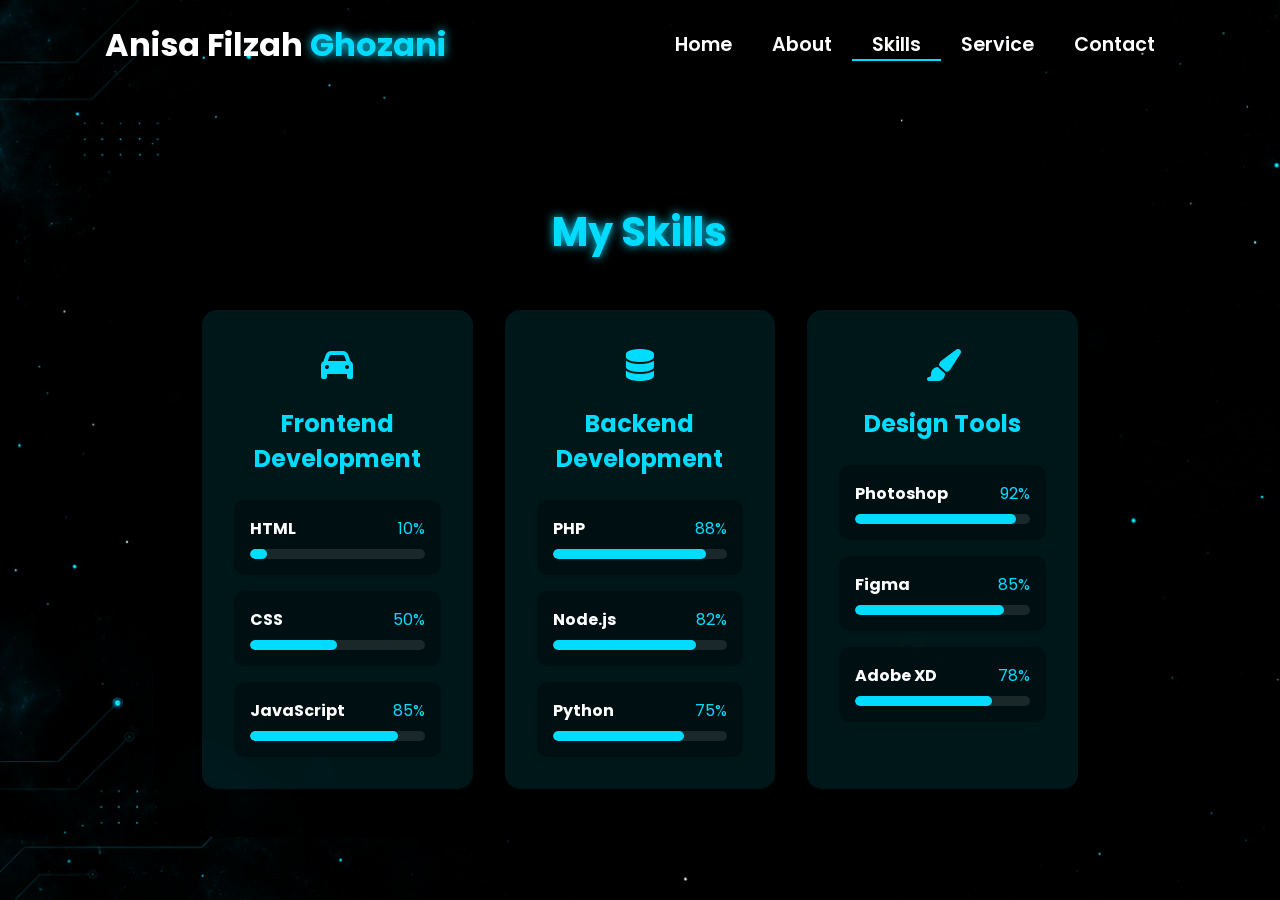
<file: skill.html>
<!DOCTYPE html>
<html lang="en">
<head>
    <meta charset="UTF-8">
    <meta name="viewport" content="width=device-width, initial-scale=1.0">
    <link rel="stylesheet" href="https://cdnjs.cloudflare.com/ajax/libs/font-awesome/6.5.1/css/all.min.css">
    <link rel="stylesheet" href="https://unpkg.com/aos@next/dist/aos.css" />
    <style>
        @import url("https://fonts.googleapis.com/css2?family=Poppins:wght@100;200;300;400;500;600&display=swap");

        * {
            padding: 0;
            margin: 0;
            font-family: "Poppins", sans-serif;
            box-sizing: border-box;
        }

        body {
            width: 100%;
            min-height: 100vh;
            background-image: url("./img/background.png");
            background-size: cover;
            overflow-x: hidden;
            position: relative;
        }

        nav {
            width: 100%;
            height: 10vh;
            position: relative;
            z-index: 1000;
        }

        .nav-container {
            width: 100%;
            height: 100%;
            display: flex;
            justify-content: space-around;
            align-items: center;
        }

        .logo {
            color: white;
            font-size: 2rem;
            font-weight: bold;
        }

        .logo span {
            color: rgb(0, 220, 255);
            text-shadow: 0 0 10px rgb(0, 220, 255);
        }

        .hamburg, .cancel {
            cursor: pointer;
            position: absolute;
            right: 15px;
            top: 10px;
            color: white;
            display: none;
            font-size: clamp(2.5rem, 0.5rem + 5vw, 3rem);
        }

        .nav-container .links {
            display: flex;
        }

        .nav-container .links a {
            font-size: 1.2rem;
            color: white;
            margin: 0 20px;
            text-decoration: none;
            font-weight: 550;
            transition: 0.3s linear;
        }

        .nav-container .links a:hover {
            color: rgb(0, 220, 255);
            border-bottom: 2px solid rgb(0, 220, 255);
        }

        .nav-container .links .active {
            color: rgb(0, 220, 255);
            border-bottom: 2px solid rgb(0, 220, 255);
        }

        .dropdown {
            z-index: 1000;
            position: fixed;
            top: 0;
            left: 0;
            right: 0;
            transform: translateY(-500px);
            width: 100%;
            height: auto;
            backdrop-filter: blur(4px) brightness(40%);
            box-shadow: 0 0 20px black;
            transition: 0.2s linear;
        }

        .dropdown .links a {
            display: flex;
            color: white;
            text-decoration: none;
            padding: 15px 0;
            justify-content: center;
            align-items: center;
            transition: 0.2s linear;
        }

        .dropdown .links a:hover {
            background-color: rgb(0, 220, 255);
        }

        /* Skills Section Styles */
        .skills-container {
            width: 100%;
            min-height: 90vh;
            display: flex;
            justify-content: center;
            align-items: center;
            padding: 2rem;
            position: relative;
            z-index: 1;
        }

        .skills-content {
            width: 80%;
            max-width: 1200px;
            background: rgba(0, 0, 0, 0.7);
            backdrop-filter: blur(10px);
            border-radius: 20px;
            padding: 3rem;
            color: white;
            /* box-shadow: 0 0 30px rgba(0, 220, 255, 0.3); */
        }

        .skills-header {
            text-align: center;
            margin-bottom: 3rem;
        }

        .skills-header h1 {
            font-size: 2.5rem;
            color: rgb(0, 220, 255);
            text-shadow: 0 0 10px rgb(0, 220, 255);
            margin-bottom: 1rem;
        }

        .skills-grid {
            display: grid;
            grid-template-columns: repeat(3, 1fr);
            gap: 2rem;
        }

        .skill-category {
            background: rgba(0, 220, 255, 0.1);
            border-radius: 15px;
            padding: 2rem;
            transition: 0.3s ease;
        }

        .skill-category:hover {
            transform: translateY(-10px);
            box-shadow: 0 0 20px rgba(0, 220, 255, 0.5);
        }

        .skill-category h2 {
            color: rgb(0, 220, 255);
            font-size: 1.5rem;
            margin-bottom: 1.5rem;
            text-align: center;
        }

        .skill-list {
            display: flex;
            flex-direction: column;
            gap: 1rem;
        }

        .skill-item {
            background: rgba(0, 0, 0, 0.3);
            border-radius: 10px;
            padding: 1rem;
        }

        .skill-info {
            display: flex;
            justify-content: space-between;
            margin-bottom: 0.5rem;
        }

        .skill-info h3 {
            font-size: 1rem;
            color: white;
        }

        .skill-info span {
            color: rgb(0, 220, 255);
        }

        .progress-bar {
            width: 100%;
            height: 10px;
            background: rgba(255, 255, 255, 0.1);
            border-radius: 5px;
            overflow: hidden;
        }

        .progress {
            height: 100%;
            background: rgb(0, 220, 255);
            border-radius: 5px;
            transition: width 1.5s ease-in-out;
        }

        .skill-icon {
            font-size: 2rem;
            color: rgb(0, 220, 255);
            margin-bottom: 1rem;
            text-align: center;
        }

        @media (max-width: 884px) {
            .skills-grid {
                grid-template-columns: repeat(2, 1fr);
            }
            
            nav .logo {
                position: absolute;
                top: 16px;
                left: 15px;
                font-size: 1.5rem;
                /* z-index: 1001; */
            }

            .nav-container .links {
                display: none;
            }

            .hamburg, .cancel {
                display: block;
                /* z-index: 1001; */
            }
        }

        @media (max-width: 440px) {
            .skills-container {
                padding: 1rem;
            }

            .skills-content {
                width: 95%;
                padding: 1.5rem;
            }

            .skills-grid {
                grid-template-columns: 1fr;
            }

            .skills-header h1 {
                font-size: 1.8rem;
            }

            .skill-category {
                padding: 1.5rem;
            }

            .skill-category h2 {
                font-size: 1.3rem;
            }

            .skill-icon {
                font-size: 1.5rem;
            }
        }
    </style>
    <title>Skills - Portfolio Website</title>
</head>
<body>
    <nav>
        <div class="nav-container">
            <div class="logo" data-aos="zoom-in" data-aos-duration="1500">
                Anisa Filzah <span>Ghozani</span>
            </div>
            <div class="links">
                <div class="link" data-aos="fade-up" data-aos-duration="1500" data-aos-delay="100"><a href="index.html">Home</a></div>
                <div class="link" data-aos="fade-up" data-aos-duration="1500" data-aos-delay="200"><a href="about.html">About</a></div>
                <div class="link active" data-aos="fade-up" data-aos-duration="1500" data-aos-delay="300"><a href="skill.html">Skills</a></div>
                <div class="link" data-aos="fade-up" data-aos-duration="1500" data-aos-delay="400"><a href="service.html">Service</a></div>
                <div class="link" data-aos="fade-up" data-aos-duration="1500" data-aos-delay="500"><a href="contact.html">Contact</a></div>
            </div>
        </div>
        <i class="fa-solid fa-bars hamburg" onclick="hamburg()"></i>
        <div class="dropdown">
            <div class="links">
                <a href="index.html">Home</a>
                <a href="about.html">About</a>
                <a href="skill.html">Skills</a>
                <a href="service.html">Service</a>
                <a href="contact.html">Contact</a>
                <i class="fa-solid fa-xmark cancel" onclick="cancel()"></i>
            </div>
        </div>
    </nav>

    <div class="skills-container">
        <div class="skills-content">
            <div class="skills-header" data-aos="fade-down" data-aos-duration="1500">
                <h1>My Skills</h1>
            </div>
            <div class="skills-grid">
                <!-- Frontend Development -->
                <div class="skill-category" data-aos="fade-up" data-aos-duration="1500" data-aos-delay="100">
                    <div class="skill-icon">
                        <i class="fa fa-car"></i>
                    </div>
                    <h2>Frontend Development</h2>
                    <div class="skill-list">
                        <div class="skill-item">
                            <div class="skill-info">
                                <h3>HTML</h3>
                                <span>10%</span>
                            </div>
                            <div class="progress-bar">
                                <div class="progress" style="width: 10%"></div>
                            </div>
                        </div>
                        <div class="skill-item">
                            <div class="skill-info">
                                <h3>CSS</h3>
                                <span>50%</span>
                            </div>
                            <div class="progress-bar">
                                <div class="progress" style="width: 50%"></div>
                            </div>
                        </div>
                        <div class="skill-item">
                            <div class="skill-info">
                                <h3>JavaScript</h3>
                                <span>85%</span>
                            </div>
                            <div class="progress-bar">
                                <div class="progress" style="width: 85%"></div>
                            </div>
                        </div>
                    </div>
                </div>

                <!-- Backend Development -->
                <div class="skill-category" data-aos="fade-up" data-aos-duration="1500" data-aos-delay="300">
                    <div class="skill-icon">
                        <i class="fas fa-database"></i>
                    </div>
                    <h2>Backend Development</h2>
                    <div class="skill-list">
                        <div class="skill-item">
                            <div class="skill-info">
                                <h3>PHP</h3>
                                <span>88%</span>
                            </div>
                            <div class="progress-bar">
                                <div class="progress" style="width: 88%"></div>
                            </div>
                        </div>
                        <div class="skill-item">
                            <div class="skill-info">
                                <h3>Node.js</h3>
                                <span>82%</span>
                            </div>
                            <div class="progress-bar">
                                <div class="progress" style="width: 82%"></div>
                            </div>
                        </div>
                        <div class="skill-item">
                            <div class="skill-info">
                                <h3>Python</h3>
                                <span>75%</span>
                            </div>
                            <div class="progress-bar">
                                <div class="progress" style="width: 75%"></div>
                            </div>
                        </div>
                    </div>
                </div>

                <!-- Design Tools -->
                <div class="skill-category" data-aos="fade-up" data-aos-duration="1500" data-aos-delay="500">
                    <div class="skill-icon">
                        <i class="fas fa-paint-brush"></i>
                    </div>
                    <h2>Design Tools</h2>
                    <div class="skill-list">
                        <div class="skill-item">
                            <div class="skill-info">
                                <h3>Photoshop</h3>
                                <span>92%</span>
                            </div>
                            <div class="progress-bar">
                                <div class="progress" style="width: 92%"></div>
                            </div>
                        </div>
                        <div class="skill-item">
                            <div class="skill-info">
                                <h3>Figma</h3>
                                <span>85%</span>
                            </div>
                            <div class="progress-bar">
                                <div class="progress" style="width: 85%"></div>
                            </div>
                        </div>
                        <div class="skill-item">
                            <div class="skill-info">
                                <h3>Adobe XD</h3>
                                <span>78%</span>
                            </div>
                            <div class="progress-bar">
                                <div class="progress" style="width: 78%"></div>
                            </div>
                        </div>
                    </div>
                </div>
            </div>
        </div>
    </div>

    <script src="https://unpkg.com/aos@next/dist/aos.js"></script>
    <script>
        AOS.init({offset: 0});
        
        function hamburg() {
            const navbar = document.querySelector(".dropdown")
            navbar.style.transform = "translateY(0px)"
        }
        
        function cancel() {
            const navbar = document.querySelector(".dropdown")
            navbar.style.transform = "translateY(-500px)"
        }
    </script>
</body>
</html>
</file>
<file: css/style.css>
@import url("https://fonts.googleapis.com/css2?family=Poppins:wght@100;200;300;400;500;600&display=swap");

* {
  padding: 0;
  margin: 0;
  font-family: "Poppins", sans-serif;
  box-sizing: border-box;
}

body {
  width: 100%;
  height: 100vh;
  background-image: url("../img/background.png");
  overflow: hidden;
}

nav {
  width: 100%;
  height: 10vh;
  position: sticky;
}

.nav-container {
  width: 100%;
  height: 100%;
  display: flex;
  justify-content: space-around;
  align-items: center;
}



.logo {
  color: white;
  font-size: 2rem;
  font-weight: bold;
}

.logo span {
  color: rgb(0, 220, 255);
  text-shadow: 0 0 10px rgb(0, 220, 255);
}

.hamburg,
.cancel {
  cursor: pointer;
  position: absolute;
  right: 15px;
  top: 10px;
  color: white;
  display: none;
  font-size: clamp(2.5rem, 0.5rem + 5vw, 3rem);
}

.nav-container .links {
  display: flex;
}

.nav-container .links a {
  font-size: 1.2rem;
  color: white;
  margin: 0 20px;
  text-decoration: none;
  font-weight: 550;
  transition: 0.3s linear;
}

.nav-container .links a:hover {
  color: rgb(0, 220, 255);
  border-bottom: 2px solid rgb(0, 220, 255);
}

.nav-container .links .active {
  color: rgb(0, 220, 255);
  border-bottom: 2px solid rgb(0, 220, 255);
}

.dropdown {
  z-index: 100;
  position: absolute;
  top: 0;
  transform: translateY(-500px);
  width: 100%;
  height: auto;
  backdrop-filter: blur(4px) brightness(40%);
  box-shadow: 0 0 20px black;
  transition: 0.2s linear;
}

.dropdown .links a {
  display: flex;
  color: white;
  text-decoration: none;
  padding: 15px 0;
  justify-content: center;
  align-items: center;
  transition: 0.2s linear;
}

.dropdown .links a:hover {
  background-color: rgb(0, 220, 255);
}

section {
  width: 100%;
  height: 90vh;
}

.main-container {
  width: 100%;
  height: 100%;
  display: flex;
  justify-content: space-evenly;
  align-items: center;
}

.main-container .content {
  color: white;
  width: 40%;
  min-height: 100px;
}


.content h1 {
  font-size: clamp(1rem, 1rem + 5vw, 1.8rem);
}

.content h1 span {
  font-weight: 700;
  text-shadow: 0 0 10px rgb(0, 220, 255);
  color: rgb(0, 220, 255);
}

.content .typewriter {
  font-size: clamp(1rem, 1rem + 5vw, 2.5rem);
  font-weight: 700;
}

.typewriter span {
  color: rgb(0, 220, 255);
  text-shadow: 0 0 10px rgb(0, 220, 255);
}

.content p {
  font-size: clamp(0, 4rem, 0.2rem + 9vw, 1rem);
  margin: 10px 0;
}

.social-links i {
  display: inline-flex;
  justify-content: center;
  align-items: center;
  width: 3rem;
  height: 3rem;
  background-color: transparent;
  border: 0.2rem solid rgb(0, 220, 255);
  border-radius: 50%;
  color: rgb(0, 220, 255);
  margin: 0 15px;
  font-size: 1.5rem;
  transition: 0.2s linear;
}

.social-links i:hover {
  scale: 1.3;
  filter: drop-shadow(0 0 10px rgb(0, 220, 255));
  color: black;
  background-color: rgb(0, 220, 255);
  -webkit-filter: drop-shadow(0 0 10px rgb(0, 220, 255));
}

.content .download-cv {
  display: inline-flex;
  align-items: center;
  justify-content: center;
  width: 50%;
  height: 6vh;
  margin: 30px;
  background-color: rgb(0 119 255);
  color: white;
  border: none;
  outline: none;
  font-size: 120%;
  font-weight: 700;
  border-radius: 5px;
  transition: 0.2s linear;
  text-decoration: none;
}

.content .download-cv:hover {
  scale: 1.1;
  color: rgb(0, 220, 255);
  border: 2px solid rgb(0, 220, 255);
  background-color: transparent;
  font-weight: 700;
  box-shadow: 0 0 40px 5px rgb(0, 220, 255);
}

.main-container .image {
  width: 50vh;
  height: 50vh;
  border-radius: 100%;
  overflow: hidden;
  box-shadow: 0 0 50px rgb(0, 220, 255);
}

.main-container .image img {
  width: 100%;
  height: 100%;
}

.main-container .image:hover {
  animation: animate 1.5s ease-in-out infinite;
  -webkit-animation: animate 1.5s ease-in-out infinite;
}

@keyframes animate {
  0% {
    scale: 1;
  }
  50% {
    scale: 1.05;
  }
  100% {
    scale: 1;
  }
}

@media (max-width: 884px) {
  nav .logo {
    position: absolute;
    top: 16px;
    left: 15px;
    font-size: 1.5rem;
  }

  .main-container {
    display: flex;
    flex-direction: column-reverse;
  }

  .nav-container .links {
    display: none;
  }

  .hamburg,
  .cancel {
    display: block;
  }

  .main-container .content {
    width: 80%;
  }
  .social-links i {
    width: 2.5rem;
    height: 2.5rem;
    font-size: 1.5rem;
  }

  .main-container .image {
    z-index: -1;
    width: 50%;
    height: 80%;
  }
}

@media (max-width: 440px) {
  .main-container .image {
    width: 60%;
    height: 30%;
  }

  .main-container .content {
    width: 80%;
  }

  .main-container button {
    margin-top: 15px;
  }
}
</file>
